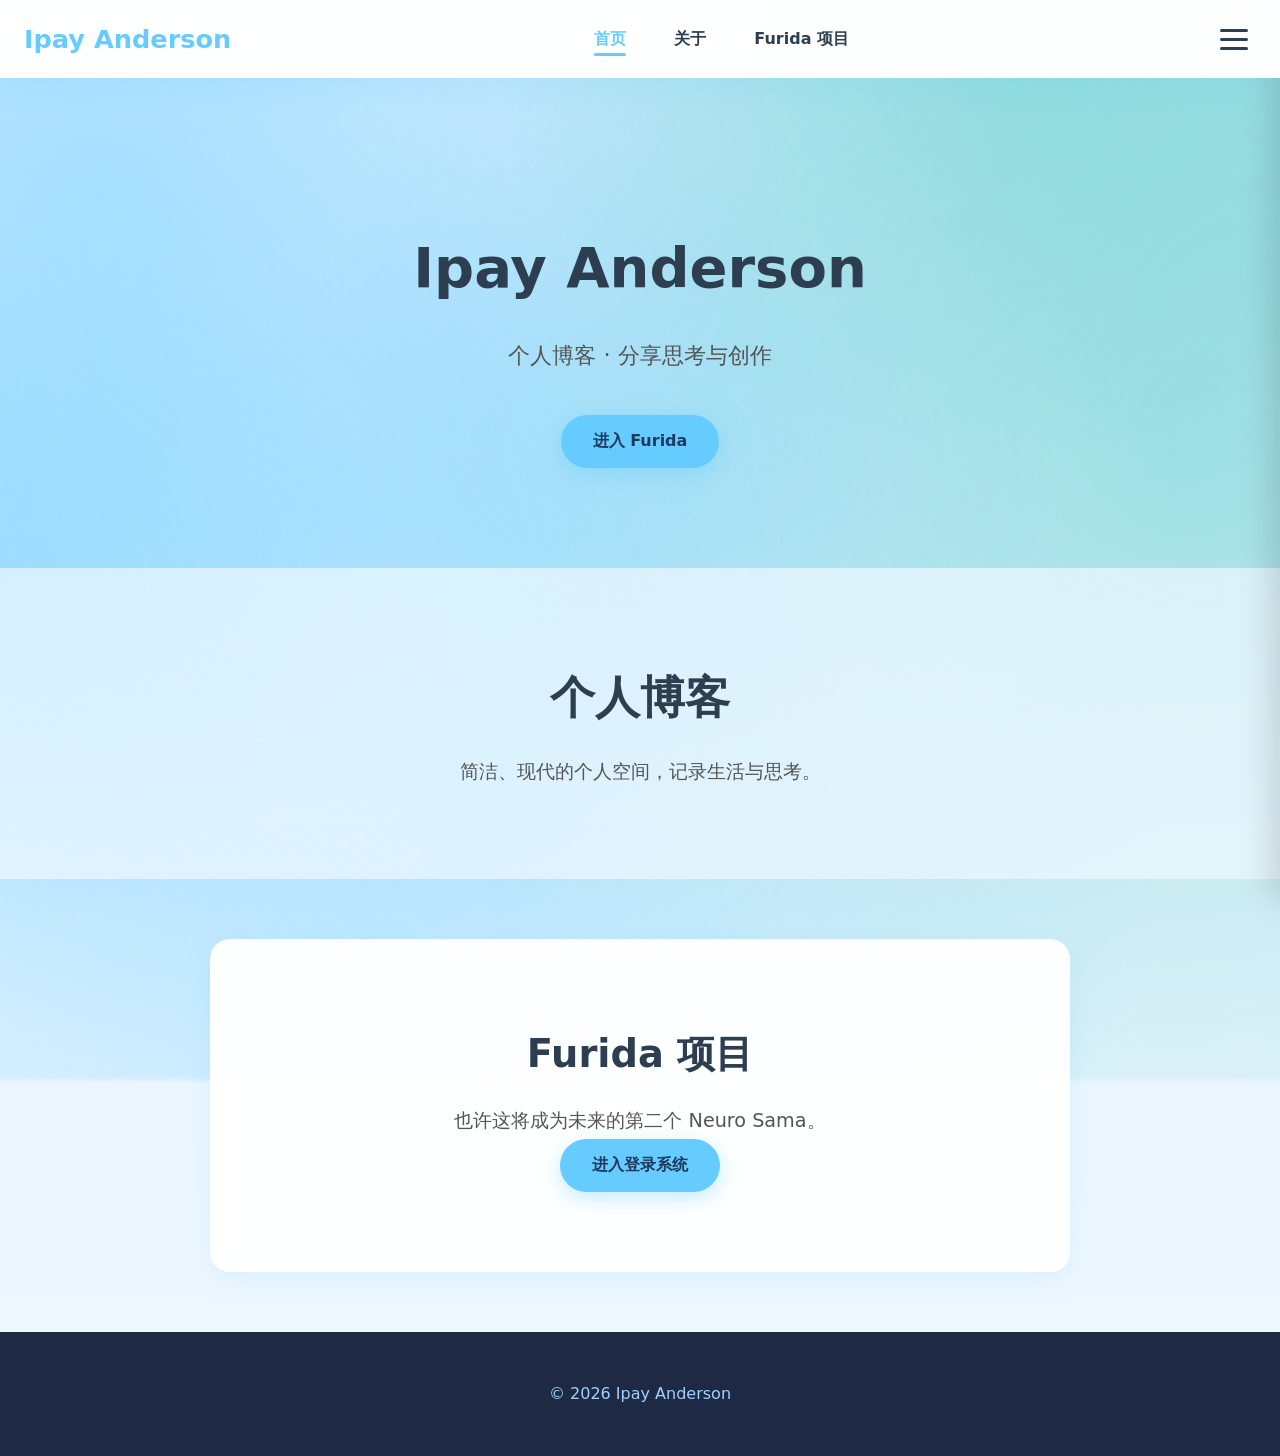
<file: index.html>
<!DOCTYPE html>
<html lang="zh-CN">
<head>
    <meta charset="UTF-8">
    <meta name="viewport" content="width=device-width, initial-scale=1.0, maximum-scale=1.0, user-scalable=no">
    <title>Ipay Anderson - 个人博客</title>
    <link rel="stylesheet" href="css/style.css">
</head>
<body>
    <!-- 语言抽屉菜单 -->
    <div id="langDrawer" class="lang-drawer">
        <div class="lang-drawer-content">
            <h3>选择语言</h3>
            <button class="lang-btn" onclick="switchLang('zh')" id="btn-zh">中文</button>
            <button class="lang-btn" onclick="switchLang('en')" id="btn-en">English</button>
            <button class="lang-btn" onclick="switchLang('ja')" id="btn-ja">日本語</button>

            <hr style="margin:20px 0; border:none; border-top:1px solid rgba(0,0,0,0.1);">

            <ul style="list-style:none; padding:0; margin:0; display:flex; flex-direction:column; gap:12px;">
                <li><a href="index.html" id="drawer-nav-home" style="text-decoration:none; color:var(--text-color); font-weight:600;">首页</a></li>
                <li><a href="about.html" id="drawer-nav-about" style="text-decoration:none; color:var(--text-color); font-weight:600;">关于</a></li>
                <li><a href="#furida-project" id="drawer-nav-furida" style="text-decoration:none; color:var(--text-color); font-weight:600;">Furida 项目</a></li>
            </ul>
        </div>
    </div>

    <!-- 导航栏 -->
    <nav class="navbar">
        <div class="container">
            <div class="logo">Ipay Anderson</div>
            <div class="nav-center">
                <ul class="nav-links">
                    <li><a href="index.html" class="active" id="nav-home">首页</a></li>
                    <li><a href="about.html" id="nav-about">关于</a></li>
                    <li><a href="#furida-project" id="nav-furida">Furida 项目</a></li>
                </ul>
            </div>
            <button class="lang-toggle" onclick="toggleLangDrawer()">
                <span class="hamburger"></span>
                <span class="hamburger"></span>
                <span class="hamburger"></span>
            </button>
        </div>
    </nav>

    <main>
        <!-- 英雄区 -->
        <section class="hero">
            <div class="container">
                <h1 id="hero-title">Ipay Anderson</h1>
                <p id="hero-desc">个人博客 · 分享思考与创作</p>
                <a href="login.html" class="btn btn-primary" id="hero-btn">进入 Furida</a>
            </div>
        </section>

        <!-- 博客介绍 -->
        <section class="recent-posts">
            <div class="container">
                <h2 id="blog-title">个人博客</h2>
                <p id="blog-desc">简洁、现代的个人空间，记录生活与思考。</p>
            </div>
        </section>
    </main>

    <!-- Furida 项目 -->
    <section id="furida-project" class="furida-section">
        <div class="container">
            <h2 id="furida-title">Furida 项目</h2>
            <p id="furida-text">也许这将成为未来的第二个 Neuro Sama。</p>
            <a href="login.html" class="btn btn-primary" id="furida-btn">进入登录系统</a>
        </div>
    </section>

    <!-- 页脚 -->
    <footer>
        <div class="container">
            <p>&copy; 2026 Ipay Anderson</p>
        </div>
    </footer>

    <script>
        // 多语言文本
        const translations = {
            zh: {
                navHome: "首页",
                navAbout: "关于",
                navFurida: "Furida 项目",
                heroTitle: "Ipay Anderson",
                heroDesc: "个人博客 · 分享思考与创作",
                heroBtnText: "进入 Furida",
                blogTitle: "个人博客",
                blogDesc: "简洁、现代的个人空间，记录生活与思考。",
                furidaTitle: "Furida 项目",
                furidaText: "也许这将成为未来的第二个 Neuro Sama。",
                furidaBtnText: "进入登录系统"
            },
            en: {
                navHome: "Home",
                navAbout: "About",
                navFurida: "Furida Project",
                heroTitle: "Ipay Anderson",
                heroDesc: "Personal Blog · Share Thoughts & Creations",
                heroBtnText: "Enter Furida",
                blogTitle: "Personal Blog",
                blogDesc: "A clean and modern personal space to record life and thoughts.",
                furidaTitle: "Furida Project",
                furidaText: "Maybe this will become the second Neuro Sama in the future.",
                furidaBtnText: "Enter Login System"
            },
            ja: {
                navHome: "ホーム",
                navAbout: "について",
                navFurida: "Furida プロジェクト",
                heroTitle: "Ipay Anderson",
                heroDesc: "個人ブログ · 思考と創作を共有",
                heroBtnText: "Furida を開始",
                blogTitle: "個人ブログ",
                blogDesc: "生活と思考を記録するシンプルでモダンな個人スペース。",
                furidaTitle: "Furida プロジェクト",
                furidaText: "将来、第二の Neuro Sama になるかもしれません。",
                furidaBtnText: "ログインシステムを開始"
            }
        };

        // 切换语言
        function switchLang(lang) {
            localStorage.setItem('lang', lang);
            const t = translations[lang];
            
            // 更新所有文本
            const elements = {
                'nav-home': t.navHome,
                'nav-about': t.navAbout,
                'nav-furida': t.navFurida,
                'drawer-nav-home': t.navHome,
                'drawer-nav-about': t.navAbout,
                'drawer-nav-furida': t.navFurida,
                'hero-title': t.heroTitle,
                'hero-desc': t.heroDesc,
                'hero-btn': t.heroBtnText,
                'blog-title': t.blogTitle,
                'blog-desc': t.blogDesc,
                'furida-title': t.furidaTitle,
                'furida-text': t.furidaText,
                'furida-btn': t.furidaBtnText
            };

            for (const [id, text] of Object.entries(elements)) {
                const el = document.getElementById(id);
                if (el) el.textContent = text;
            }
            
            // 更新语言按钮活跃状态
            document.querySelectorAll('.lang-btn').forEach(b => b.classList.remove('active'));
            document.getElementById('btn-' + lang).classList.add('active');
            
            // 关闭抽屉
            closeLangDrawer();
        }

        // 切换语言抽屉
        function toggleLangDrawer() {
            const drawer = document.getElementById('langDrawer');
            drawer.classList.toggle('open');
        }

        // 关闭语言抽屉
        function closeLangDrawer() {
            const drawer = document.getElementById('langDrawer');
            drawer.classList.remove('open');
        }

        // 点击外部关闭抽屉
        document.addEventListener('click', function(e) {
            const drawer = document.getElementById('langDrawer');
            const toggle = document.querySelector('.lang-toggle');
            if (drawer && !drawer.contains(e.target) && !toggle.contains(e.target)) {
                closeLangDrawer();
            }
        });

        // 初始化
        document.addEventListener('DOMContentLoaded', () => {
            // 默认中文
            const lang = localStorage.getItem('lang') || 'zh';
            switchLang(lang);

            // Furida 项目平滑滚动
            document.querySelectorAll('a[href="#furida-project"]').forEach(link => {
                link.addEventListener('click', function(e) {
                    e.preventDefault();
                    const section = document.getElementById('furida-project');
                    if (section) {
                        section.scrollIntoView({ behavior: 'smooth' });
                        closeLangDrawer();
                    }
                });
            });

            // 关闭抽屉当用户滚动时
            document.addEventListener('scroll', () => {
                closeLangDrawer();
            });
        });
    </script>
</body>
</html>
</file>
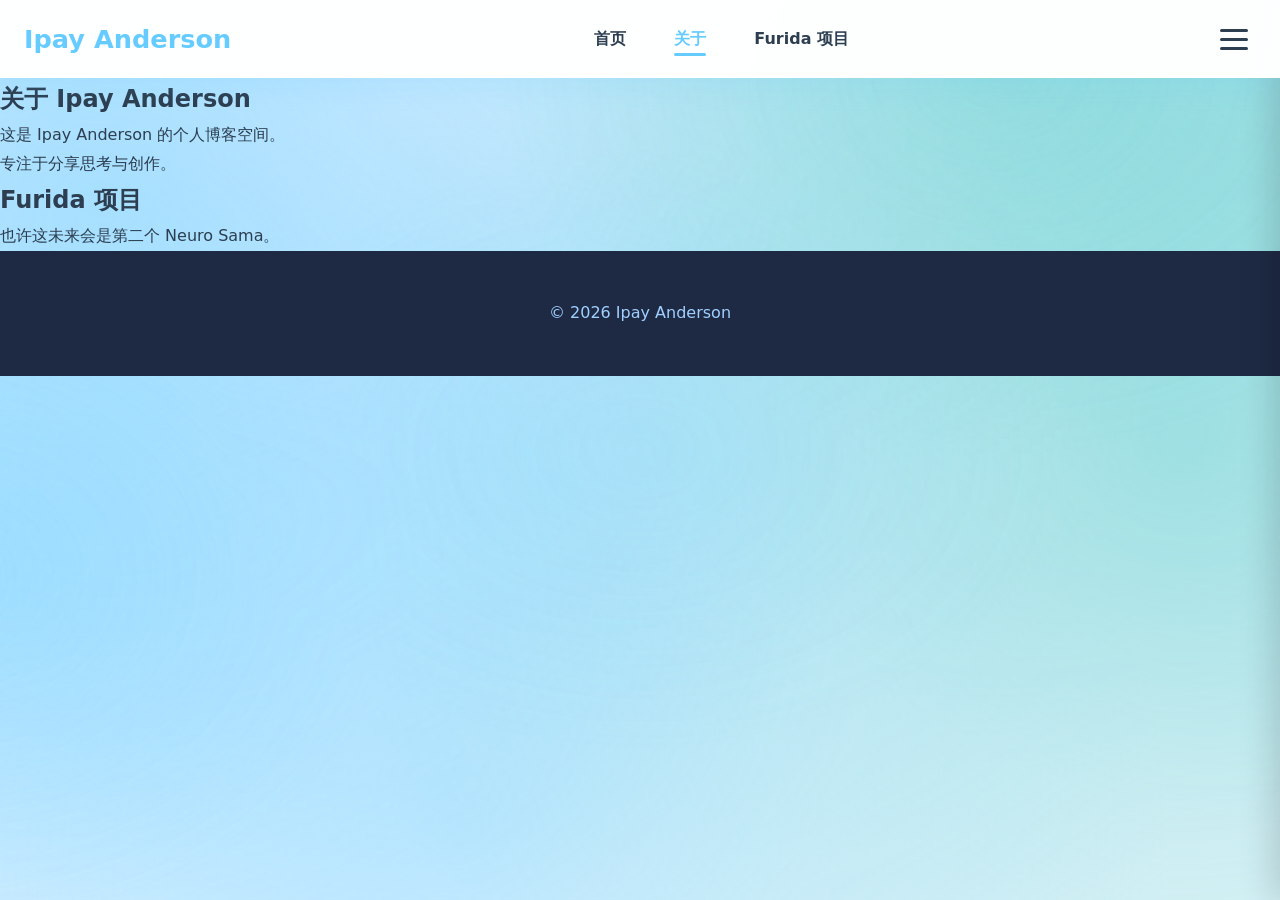
<file: about.html>
<!DOCTYPE html>
<html lang="zh-CN">
<head>
    <meta charset="UTF-8">
    <meta name="viewport" content="width=device-width, initial-scale=1.0, maximum-scale=1.0, user-scalable=no">
    <title>关于 - Ipay Anderson</title>
    <link rel="stylesheet" href="css/style.css">
</head>
<body>
    <!-- 语言抽屉菜单 -->
    <div id="langDrawer" class="lang-drawer">
        <div class="lang-drawer-content">
            <h3>选择语言</h3>
            <button class="lang-btn" onclick="switchLang('zh')" id="btn-zh">中文</button>
            <button class="lang-btn" onclick="switchLang('en')" id="btn-en">English</button>
            <button class="lang-btn" onclick="switchLang('ja')" id="btn-ja">日本語</button>
        </div>
    </div>

    <!-- 导航栏 -->
    <nav class="navbar">
        <div class="container">
            <div class="logo">Ipay Anderson</div>
            <div class="nav-center">
                <ul class="nav-links">
                    <li><a href="index.html" id="nav-home">首页</a></li>
                    <li><a href="about.html" class="active" id="nav-about">关于</a></li>
                    <li><a href="index.html#furida-project" id="nav-furida">Furida 项目</a></li>
                </ul>
            </div>
            <button class="lang-toggle" onclick="toggleLangDrawer()">
                <span class="hamburger"></span>
                <span class="hamburger"></span>
                <span class="hamburger"></span>
            </button>
        </div>
    </nav>

    <main>
        <!-- 关于页面内容 -->
        <section class="about-section">
            <div class="container">
                <h1 id="about-title">关于 Ipay Anderson</h1>
                <div class="about-content">
                    <p id="about-intro">这是 Ipay Anderson 的个人博客空间。</p>
                    <p id="about-focus">专注于分享思考与创作。有独立建造,管理网页前后端,VPS,agent使用,对人工智能有初步了解</p>
                    
                    <h2 id="project-intro">Furida 项目</h2>
                    <p id="project-desc">也许这未来会是第二个 Neuro Sama。</p>
                </div>
            </div>
        </section>
    </main>

    <!-- 页脚 -->
    <footer>
        <div class="container">
            <p>&copy; 2026 Ipay Anderson</p>
        </div>
    </footer>

    <script>
        // 多语言文本
        const translations = {
            zh: {
                navHome: "首页",
                navAbout: "关于",
                navFurida: "Furida 项目",
                aboutTitle: "关于 Ipay Anderson",
                aboutIntro: "这是 Ipay Anderson 的个人博客空间。",
                aboutFocus: "专注于分享思考与创作。",
                projectIntro: "Furida 项目",
                projectDesc: "也许这未来会是第二个 Neuro Sama。"
            },
            en: {
                navHome: "Home",
                navAbout: "About",
                navFurida: "Furida Project",
                aboutTitle: "About Ipay Anderson",
                aboutIntro: "This is Ipay Anderson's personal blog space.",
                aboutFocus: "Focus on sharing thoughts and creations.",
                projectIntro: "Furida Project",
                projectDesc: "Maybe this will be the second Neuro Sama in the future."
            },
            ja: {
                navHome: "ホーム",
                navAbout: "について",
                navFurida: "Furida プロジェクト",
                aboutTitle: "Ipay Anderson について",
                aboutIntro: "これは Ipay Anderson の個人ブログスペースです。",
                aboutFocus: "思考と創作の共有に焦点を当てています。",
                projectIntro: "Furida プロジェクト",
                projectDesc: "将来、これは第二の Neuro Sama になるかもしれません。"
            }
        };

        // 切换语言
        function switchLang(lang) {
            localStorage.setItem('lang', lang);
            const t = translations[lang];
            
            // 更新所有文本
            const elements = {
                'nav-home': t.navHome,
                'nav-about': t.navAbout,
                'nav-furida': t.navFurida,
                'about-title': t.aboutTitle,
                'about-intro': t.aboutIntro,
                'about-focus': t.aboutFocus,
                'project-intro': t.projectIntro,
                'project-desc': t.projectDesc
            };

            for (const [id, text] of Object.entries(elements)) {
                const el = document.getElementById(id);
                if (el) el.textContent = text;
            }
            
            // 更新语言按钮活跃状态
            document.querySelectorAll('.lang-btn').forEach(b => b.classList.remove('active'));
            document.getElementById('btn-' + lang).classList.add('active');
            
            // 关闭抽屉
            closeLangDrawer();
        }

        // 切换语言抽屉
        function toggleLangDrawer() {
            const drawer = document.getElementById('langDrawer');
            drawer.classList.toggle('open');
        }

        // 关闭语言抽屉
        function closeLangDrawer() {
            const drawer = document.getElementById('langDrawer');
            drawer.classList.remove('open');
        }

        // 点击外部关闭抽屉
        document.addEventListener('click', function(e) {
            const drawer = document.getElementById('langDrawer');
            const toggle = document.querySelector('.lang-toggle');
            if (drawer && !drawer.contains(e.target) && !toggle.contains(e.target)) {
                closeLangDrawer();
            }
        });

        // 初始化
        document.addEventListener('DOMContentLoaded', () => {
            // 默认中文
            const lang = localStorage.getItem('lang') || 'zh';
            switchLang(lang);

            // 关闭抽屉当用户滚动时
            document.addEventListener('scroll', () => {
                closeLangDrawer();
            });
        });
    </script>
</body>
</html>
</file>
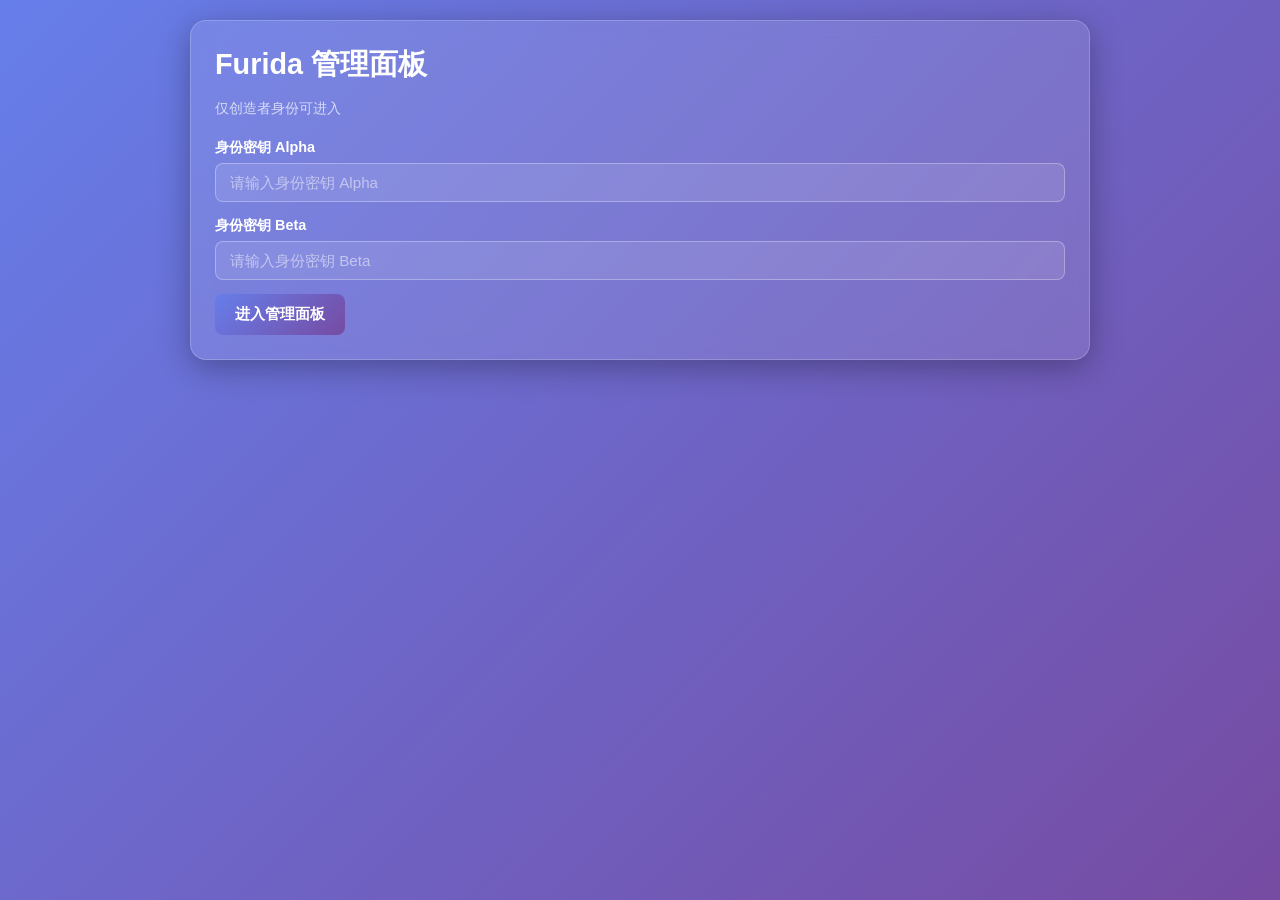
<file: admin.html>
<!DOCTYPE html>
<html lang="zh-CN">
<head>
<meta charset="UTF-8">
<meta name="viewport" content="width=device-width, initial-scale=1.0">
<title>Furida - 管理面板</title>
<style>
    * { box-sizing: border-box; }
    body {
        margin: 0;
        background: linear-gradient(135deg, #667eea 0%, #764ba2 100%);
        color: white;
        font-family: -apple-system, BlinkMacSystemFont, 'Segoe UI', sans-serif;
        min-height: 100vh;
        padding: 20px;
    }
    .wrap { max-width: 900px; margin: 0 auto; }
    .card {
        background: rgba(255,255,255,0.1);
        backdrop-filter: blur(10px);
        border: 1px solid rgba(255,255,255,0.2);
        border-radius: 16px;
        padding: 24px;
        margin-bottom: 20px;
        box-shadow: 0 8px 32px rgba(0,0,0,0.3);
    }
    h1 { font-size: 1.8rem; margin: 0 0 4px; }
    h2 { font-size: 1.1rem; margin: 0 0 16px; opacity: 0.9; }
    .subtitle { opacity: 0.7; font-size: 0.9rem; margin-bottom: 20px; }
    label { display: block; margin-bottom: 6px; font-weight: 600; font-size: 0.9rem; }
    input {
        width: 100%; padding: 10px 14px; margin-bottom: 14px;
        border-radius: 8px; border: 1px solid rgba(255,255,255,0.3);
        background: rgba(255,255,255,0.1); color: white; font-size: 0.95rem;
    }
    input::placeholder { color: rgba(255,255,255,0.5); }
    button {
        padding: 10px 20px; border: none; border-radius: 8px;
        background: linear-gradient(135deg, #667eea, #764ba2);
        color: white; font-weight: 600; cursor: pointer; font-size: 0.95rem;
    }
    button:disabled { opacity: 0.5; cursor: not-allowed; }
    button.danger { background: linear-gradient(135deg, #ef4444, #b91c1c); }
    table { width: 100%; border-collapse: collapse; font-size: 0.9rem; }
    th, td { text-align: left; padding: 8px 10px; border-bottom: 1px solid rgba(255,255,255,0.15); }
    th { opacity: 0.7; font-weight: 600; }
    .status { margin-top: 10px; padding: 10px; border-radius: 8px; display: none; font-size: 0.9rem; }
    .status.success { background: rgba(34,197,94,0.2); color: #86efac; display: block; }
    .status.error { background: rgba(239,68,68,0.2); color: #fca5a5; display: block; }
    #dashboard { display: none; }
    .log-entry { font-size: 0.85rem; opacity: 0.9; padding: 6px 0; border-bottom: 1px solid rgba(255,255,255,0.1); }
    .log-user { font-weight: 600; }
</style>
</head>
<body>
<div class="wrap">

    <div class="card" id="loginCard">
        <h1>Furida 管理面板</h1>
        <p class="subtitle">仅创造者身份可进入</p>
        <label>身份密钥 Alpha</label>
        <input type="password" id="adminKeyAlpha" placeholder="请输入身份密钥 Alpha">
        <label>身份密钥 Beta</label>
        <input type="password" id="adminKeyBeta" placeholder="请输入身份密钥 Beta">
        <button id="adminLoginBtn" onclick="adminLogin()">进入管理面板</button>
        <div class="status" id="loginStatus"></div>
    </div>

    <div id="dashboard">
        <div class="card">
            <h2>网站公告</h2>
            <p class="subtitle" style="margin-bottom:10px;">用户每次打开聊天页都会看到这条公告弹窗，留空则不弹窗</p>
            <textarea id="announcementText" rows="4" style="
                width:100%; padding:10px 14px; margin-bottom:14px;
                border-radius:8px; border:1px solid rgba(255,255,255,0.3);
                background:rgba(255,255,255,0.1); color:white; font-size:0.95rem;
                font-family:inherit; resize:vertical;
            " placeholder="写点公告/更新说明/警告..."></textarea>
            <button onclick="saveAnnouncement()">保存公告</button>
            <div class="status" id="announcementStatus"></div>
        </div>

        <div class="card">
            <h2>添加用户</h2>
            <label>用户名</label>
            <input type="text" id="newUsername" placeholder="给这个用户起个名字">
            <label>身份密钥 Alpha（发给该用户使用）</label>
            <input type="text" id="newKeyAlpha" placeholder="设定一个密钥">
            <label>身份密钥 Beta（发给该用户使用）</label>
            <input type="text" id="newKeyBeta" placeholder="设定一个密钥">
            <button onclick="addUser()">添加用户</button>
            <div class="status" id="addUserStatus"></div>
        </div>

        <div class="card">
            <h2>用户列表</h2>
            <table id="userTable">
                <thead><tr><th>用户名</th><th>角色</th><th>创建时间</th><th></th></tr></thead>
                <tbody></tbody>
            </table>
        </div>

        <div class="card">
            <h2>记忆与日志</h2>
            <button onclick="loadLogs()">刷新日志</button>
            <button class="danger" onclick="resetMemory()" style="margin-left:10px;">清空全部记忆</button>
            <div class="status" id="memoryStatus"></div>
            <div id="logsView" style="margin-top:16px; max-height:400px; overflow-y:auto;"></div>
        </div>
    </div>

</div>

<script>
const API_URLS = ['https://furida.de5.net', 'https://furida-ai.yixuanliu483.workers.dev'];
let token = localStorage.getItem('adminToken');

// 依次尝试每个后端地址，前一个网络请求失败（不是业务逻辑失败）才换下一个
async function apiFetch(path, options) {
    let lastError;
    for (const base of API_URLS) {
        try {
            return await fetch(base + path, options);
        } catch (error) {
            lastError = error;
        }
    }
    throw lastError;
}

function showStatus(id, message, type) {
    const el = document.getElementById(id);
    el.textContent = message;
    el.className = 'status ' + type;
}

async function adminLogin() {
    const identityKeyAlpha = document.getElementById('adminKeyAlpha').value.trim();
    const identityKeyBeta = document.getElementById('adminKeyBeta').value.trim();
    if (!identityKeyAlpha || !identityKeyBeta) {
        showStatus('loginStatus', '请输入两个身份密钥', 'error');
        return;
    }

    document.getElementById('adminLoginBtn').disabled = true;
    try {
        const res = await apiFetch('/auth/login', {
            method: 'POST',
            headers: { 'Content-Type': 'application/json' },
            body: JSON.stringify({ identityKeyAlpha, identityKeyBeta })
        });
        const data = await res.json();

        if (res.ok && data.success && data.role === 'creator') {
            token = data.token;
            localStorage.setItem('adminToken', token);
            document.getElementById('loginCard').style.display = 'none';
            document.getElementById('dashboard').style.display = 'block';
            loadUsers();
            loadLogs();
            loadAnnouncement();
        } else if (data.role && data.role !== 'creator') {
            showStatus('loginStatus', '此身份不是创造者，无权访问管理面板', 'error');
        } else {
            showStatus('loginStatus', data.message || '身份验证失败', 'error');
        }
    } catch (e) {
        showStatus('loginStatus', '连接错误，请稍后重试', 'error');
    }
    document.getElementById('adminLoginBtn').disabled = false;
}

async function loadAnnouncement() {
    const res = await apiFetch('/announcement', {
        headers: { 'Authorization': `Bearer ${token}` }
    });
    if (res.status === 401 || res.status === 403) return adminLogout();
    const data = await res.json();
    document.getElementById('announcementText').value = data.content || '';
}

async function saveAnnouncement() {
    const content = document.getElementById('announcementText').value;

    const res = await apiFetch('/admin/announcement', {
        method: 'POST',
        headers: { 'Content-Type': 'application/json', 'Authorization': `Bearer ${token}` },
        body: JSON.stringify({ content })
    });
    const data = await res.json();

    if (res.ok && data.success) {
        showStatus('announcementStatus', '✓ 公告已保存', 'success');
    } else {
        showStatus('announcementStatus', data.error || '保存失败', 'error');
    }
}

async function loadUsers() {
    const res = await apiFetch('/admin/users', {
        headers: { 'Authorization': `Bearer ${token}` }
    });
    if (res.status === 401 || res.status === 403) return adminLogout();
    const data = await res.json();
    const tbody = document.querySelector('#userTable tbody');
    tbody.innerHTML = (data.users || []).map(u =>
        `<tr>
            <td>${u.username}</td>
            <td>${u.role}</td>
            <td>${u.created_at}</td>
            <td>${u.role === 'creator' ? '' : `<button class="danger" style="padding:4px 10px;font-size:0.8rem;" onclick="deleteUser('${u.id}','${u.username}')">删除</button>`}</td>
        </tr>`
    ).join('');
}

async function deleteUser(id, username) {
    if (!confirm(`确定要删除用户「${username}」吗？此操作不可撤销。`)) return;

    const res = await apiFetch('/admin/delete-user', {
        method: 'POST',
        headers: { 'Content-Type': 'application/json', 'Authorization': `Bearer ${token}` },
        body: JSON.stringify({ id })
    });
    const data = await res.json();

    if (res.ok && data.success) {
        loadUsers();
    } else {
        alert(data.error || '删除失败');
    }
}

async function addUser() {
    const username = document.getElementById('newUsername').value.trim();
    const identityKeyAlpha = document.getElementById('newKeyAlpha').value.trim();
    const identityKeyBeta = document.getElementById('newKeyBeta').value.trim();

    if (!username || !identityKeyAlpha || !identityKeyBeta) {
        showStatus('addUserStatus', '请填写所有字段', 'error');
        return;
    }

    const res = await apiFetch('/admin/add-user', {
        method: 'POST',
        headers: { 'Content-Type': 'application/json', 'Authorization': `Bearer ${token}` },
        body: JSON.stringify({ username, identityKeyAlpha, identityKeyBeta })
    });
    const data = await res.json();

    if (res.ok && data.success) {
        showStatus('addUserStatus', `✓ 已添加用户 ${username}，请把这两个密钥发给对方`, 'success');
        document.getElementById('newUsername').value = '';
        document.getElementById('newKeyAlpha').value = '';
        document.getElementById('newKeyBeta').value = '';
        loadUsers();
    } else {
        showStatus('addUserStatus', data.error || '添加失败', 'error');
    }
}

async function resetMemory() {
    if (!confirm('确定要清空 Furida 的全部对话记录和长期记忆吗？此操作不可撤销。')) return;
    const res = await apiFetch('/admin/reset-memory', {
        method: 'POST',
        headers: { 'Authorization': `Bearer ${token}` }
    });
    const data = await res.json();
    if (res.ok && data.success) {
        showStatus('memoryStatus', '✓ 记忆已清空', 'success');
        loadLogs();
    } else {
        showStatus('memoryStatus', data.error || '操作失败', 'error');
    }
}

async function loadLogs() {
    const res = await apiFetch('/admin/logs', {
        headers: { 'Authorization': `Bearer ${token}` }
    });
    if (res.status === 401 || res.status === 403) return adminLogout();
    const data = await res.json();

    const view = document.getElementById('logsView');
    const messages = (data.messages || []).map(m =>
        `<div class="log-entry"><span class="log-user">[${m.username} - ${m.speaker}]</span> ${m.content} <span style="opacity:0.5">(${m.created_at})</span></div>`
    ).join('');
    const memories = (data.memories || []).map(m =>
        `<div class="log-entry">🧠 <span class="log-user">${m.username}</span>: ${m.fact}</div>`
    ).join('');

    view.innerHTML = `<h3 style="font-size:0.95rem;">长期记忆</h3>${memories || '（暂无）'}<h3 style="font-size:0.95rem;margin-top:16px;">最近对话</h3>${messages || '（暂无）'}`;
}

function adminLogout() {
    localStorage.removeItem('adminToken');
    token = null;
    document.getElementById('loginCard').style.display = 'block';
    document.getElementById('dashboard').style.display = 'none';
}

// 若已有 token，直接尝试进入
if (token) {
    document.getElementById('loginCard').style.display = 'none';
    document.getElementById('dashboard').style.display = 'block';
    loadUsers();
    loadLogs();
    loadAnnouncement();
}
</script>
</body>
</html>
</file>
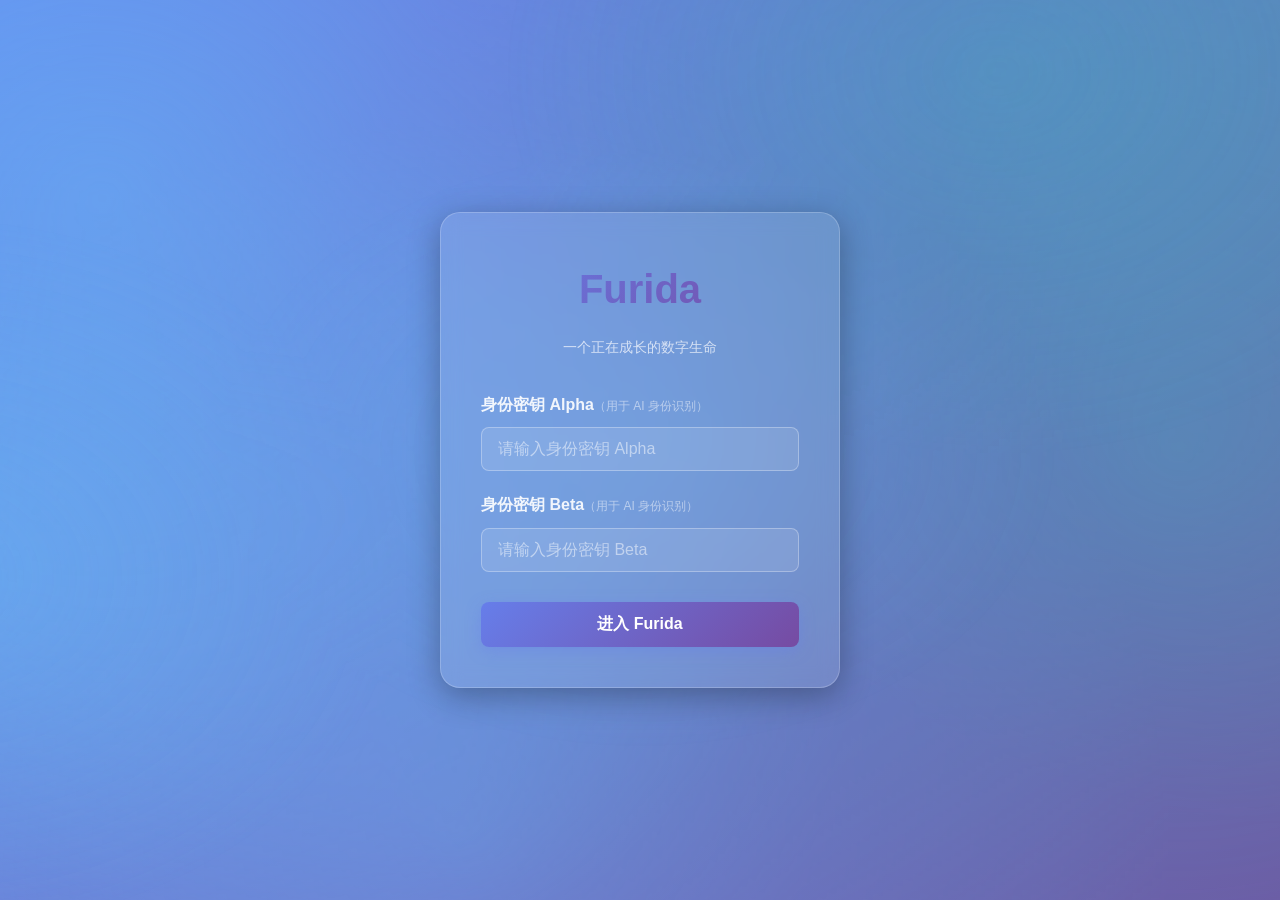
<file: chess-1.html>
<!DOCTYPE html>
<html lang="zh-CN">
<head>
    <meta charset="UTF-8">
    <meta name="viewport" content="width=device-width, initial-scale=1.0">
    <title>Furida - 下棋</title>
    <link rel="stylesheet" href="css/style.css">
    <style>
        .chess-wrap {
            max-width: 480px;
            margin: 20px auto;
            text-align: center;
        }
        #chessBoard {
            display: grid;
            grid-template-columns: repeat(8, 1fr);
            width: 100%;
            aspect-ratio: 1;
            border: 3px solid #3ba8e0;
            border-radius: 8px;
            overflow: hidden;
        }
        .chess-square {
            display: flex;
            align-items: center;
            justify-content: center;
            font-size: 7vw;
            max-font-size: 32px;
            cursor: pointer;
            user-select: none;
            aspect-ratio: 1;
            position: relative;
        }
        .chess-square.light { background: #f0f0f0; }
        .chess-square.dark { background: #66ccff; }
        .chess-square.selected { background: #ffd166 !important; }
        .chess-square.legal-move::after {
            content: '';
            position: absolute;
            width: 25%;
            height: 25%;
            border-radius: 50%;
            background: rgba(0,0,0,0.25);
        }
        .chess-square.legal-capture {
            box-shadow: inset 0 0 0 4px rgba(220,50,50,0.6);
        }
        #chessStatus {
            margin: 12px 0;
            font-weight: 600;
            color: #333;
        }
        #furidaComment {
            margin-top: 16px;
            padding: 12px 16px;
            background: #f5f5f5;
            border-radius: 12px;
            text-align: left;
            min-height: 20px;
            display: none;
        }
        #chessControls {
            margin-top: 16px;
            display: flex;
            gap: 10px;
            justify-content: center;
        }
        #chessControls button {
            padding: 8px 16px;
            border-radius: 8px;
            border: 1px solid #ccc;
            background: white;
            cursor: pointer;
        }
    </style>
</head>

<body>

<nav class="navbar">
    <div class="container">
        <div class="logo">Furida</div>
        <div class="nav-center">
            <ul class="nav-links">
                <li><a href="chat.html">Chat</a></li>
                <li><a href="index.html">Home</a></li>
            </ul>
        </div>
    </div>
</nav>

<main>
<section class="hero">
    <div class="chess-wrap">
        <h1>下棋吧</h1>
        <p id="chessStatus">轮到你走了（执白）</p>

        <div id="chessBoard"></div>

        <div id="jsErrorDisplay" style="display:none; background:#fee; color:#c00; padding:12px; border-radius:8px; margin-top:12px; text-align:left; font-family:monospace; font-size:0.85rem; white-space:pre-wrap;"></div>

        <div id="promotionPicker" style="
            display:none;
            position:fixed; inset:0;
            background:rgba(0,0,0,0.5);
            z-index:1000;
            align-items:center; justify-content:center;
        ">
            <div style="background:white; border-radius:16px; padding:20px; text-align:center;">
                <p style="margin-top:0; font-weight:600;">升变成什么棋子？</p>
                <div style="display:flex; gap:10px;">
                    <button onclick="choosePromotion('q')" style="font-size:2rem; padding:10px 14px; border-radius:8px; border:1px solid #ccc; background:white;">♛</button>
                    <button onclick="choosePromotion('r')" style="font-size:2rem; padding:10px 14px; border-radius:8px; border:1px solid #ccc; background:white;">♜</button>
                    <button onclick="choosePromotion('b')" style="font-size:2rem; padding:10px 14px; border-radius:8px; border:1px solid #ccc; background:white;">♝</button>
                    <button onclick="choosePromotion('n')" style="font-size:2rem; padding:10px 14px; border-radius:8px; border:1px solid #ccc; background:white;">♞</button>
                </div>
            </div>
        </div>

        <div id="furidaComment"></div>

        <div id="chessControls">
            <button onclick="restartGame()">重新开始</button>
            <button id="voiceToggleBtn" onclick="toggleVoice()">🔇 语音已关闭</button>
        </div>
    </div>
</section>
</main>

<script>
window.addEventListener('error', (e) => {
    const el = document.getElementById('jsErrorDisplay');
    if (el) {
        el.style.display = 'block';
        el.textContent = `JS错误: ${e.message}\n文件: ${e.filename}\n行号: ${e.lineno}:${e.colno}`;
    }
});
</script>
<script src="js/chess.js"></script>

</body>
</html>
</file>
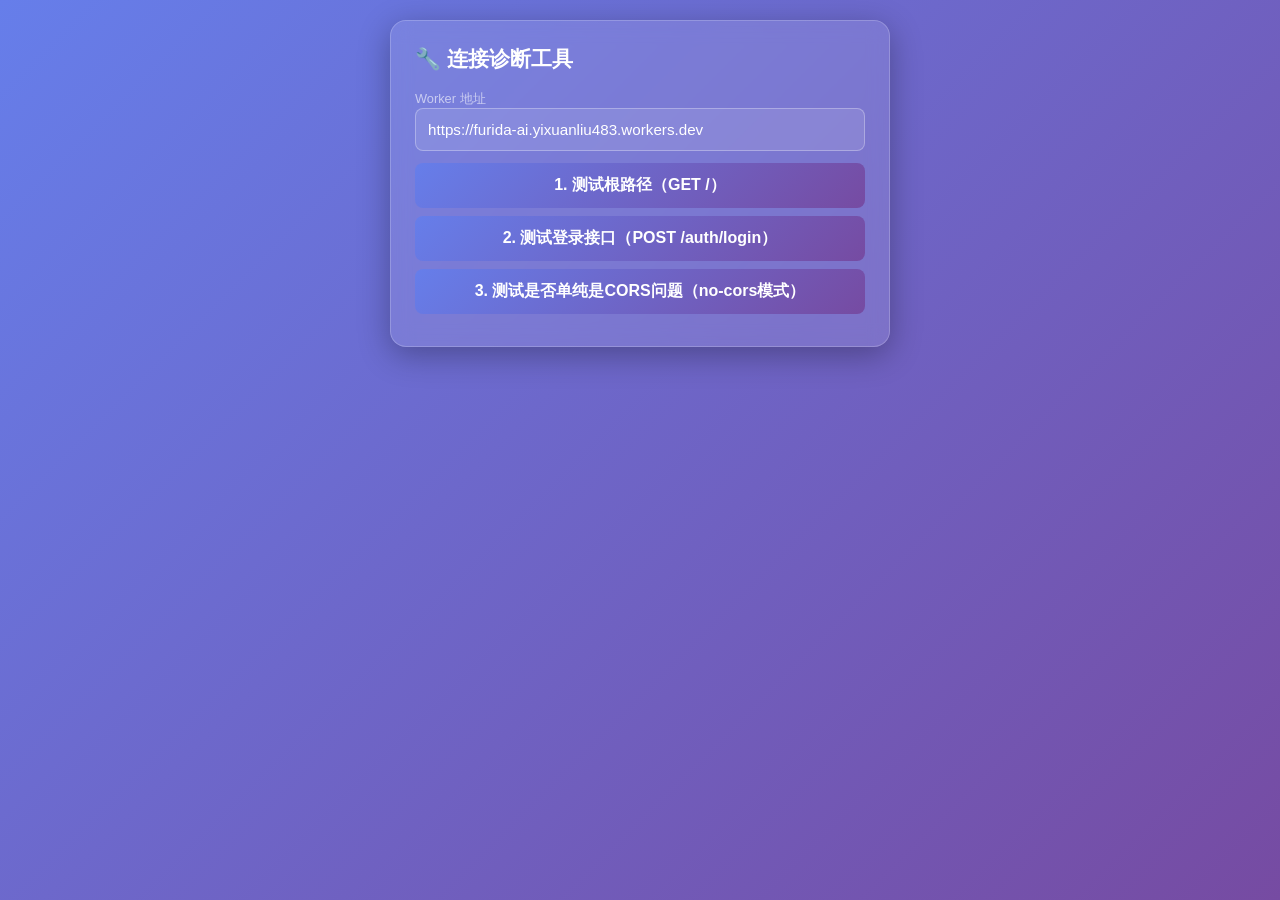
<file: debug-tool-2.html>
<!DOCTYPE html>
<html lang="zh-CN">
<head>
<meta charset="UTF-8">
<meta name="viewport" content="width=device-width, initial-scale=1.0">
<title>连接诊断工具</title>
<style>
    * { box-sizing: border-box; }
    body {
        margin: 0;
        background: linear-gradient(135deg, #667eea 0%, #764ba2 100%);
        color: white;
        font-family: -apple-system, BlinkMacSystemFont, 'Segoe UI', sans-serif;
        min-height: 100vh;
        padding: 20px;
    }
    .wrap { max-width: 500px; margin: 0 auto; }
    .card {
        background: rgba(255,255,255,0.1);
        backdrop-filter: blur(10px);
        border: 1px solid rgba(255,255,255,0.2);
        border-radius: 16px;
        padding: 24px;
        box-shadow: 0 8px 32px rgba(0,0,0,0.3);
    }
    h1 { font-size: 1.3rem; margin: 0 0 16px; }
    input {
        width: 100%; padding: 12px; margin-bottom: 12px;
        border-radius: 8px; border: 1px solid rgba(255,255,255,0.3);
        background: rgba(255,255,255,0.1); color: white; font-size: 0.95rem;
    }
    button {
        width: 100%; padding: 12px; border: none; border-radius: 8px;
        background: linear-gradient(135deg, #667eea, #764ba2);
        color: white; font-weight: 600; cursor: pointer; font-size: 1rem;
        margin-bottom: 8px;
    }
    .result {
        margin-top: 16px; padding: 14px; border-radius: 8px;
        background: rgba(0,0,0,0.3); font-family: monospace;
        font-size: 0.8rem; white-space: pre-wrap; word-break: break-all;
        display: none;
    }
    .result.show { display: block; }
    .label { font-size: 0.8rem; opacity: 0.6; margin-top: 10px; }
</style>
</head>
<body>
<div class="wrap">
    <div class="card">
        <h1>🔧 连接诊断工具</h1>
        <label class="label">Worker 地址</label>
        <input type="text" id="workerUrl" value="https://furida-ai.yixuanliu483.workers.dev">

        <button onclick="testRoot()">1. 测试根路径（GET /）</button>
        <button onclick="testLogin()">2. 测试登录接口（POST /auth/login）</button>
        <button onclick="testNoCors()">3. 测试是否单纯是CORS问题（no-cors模式）</button>

        <div class="result" id="result"></div>
    </div>
</div>

<script>
function show(text) {
    const el = document.getElementById('result');
    el.textContent = text;
    el.classList.add('show');
}

async function testRoot() {
    const base = document.getElementById('workerUrl').value.trim();
    show('请求中...');
    try {
        const res = await fetch(base + '/', { method: 'GET' });
        const text = await res.text();
        show(`状态码: ${res.status}\n\n返回内容:\n${text}`);
    } catch (err) {
        show(`【捕获到异常】\n类型: ${err.name}\n信息: ${err.message}\n\n这种错误通常意味着请求根本没有到达服务器（网络层拦截、CORS、地址错误等）`);
    }
}

async function testNoCors() {
    const base = document.getElementById('workerUrl').value.trim();
    show('请求中...');
    try {
        // no-cors 模式：不会返回可读内容，但只要能建立连接就不会报错
        // 如果这个成功了，但上面 1/2 失败，就能确认是 CORS 头的问题，不是网络问题
        const res = await fetch(base + '/', { method: 'GET', mode: 'no-cors' });
        show(`【no-cors 请求成功】\n type: ${res.type}\n\n这说明网络连接本身是通的，服务器也有响应——如果上面"测试1"依然报 Failed to fetch，就可以确认问题是 CORS 响应头配置，不是网络连通性问题。`);
    } catch (err) {
        show(`【no-cors 也失败了】\n类型: ${err.name}\n信息: ${err.message}\n\n这说明真的是网络层面连不上（DNS/连接被拦截/服务器没响应），不是 CORS 问题。`);
    }
}

async function testLogin() {
    const base = document.getElementById('workerUrl').value.trim();
    show('请求中...');
    try {
        const res = await fetch(base + '/auth/login', {
            method: 'POST',
            headers: { 'Content-Type': 'application/json' },
            body: JSON.stringify({ identityKeyAlpha: 'test', identityKeyBeta: 'test' })
        });
        const text = await res.text();
        show(`状态码: ${res.status}\n\n返回内容（原始文本）:\n${text}\n\n【说明】只要看到状态码和内容，就说明请求成功到达了 Worker，不管密钥对不对，这一步都不该报"连接错误"。`);
    } catch (err) {
        show(`【捕获到异常，这就是"连接错误"的真正原因】\n类型: ${err.name}\n信息: ${err.message}\n\n常见原因：\n- CORS 被浏览器拦截\n- Worker 地址拼写错误\n- Worker 部署失败或抛出未捕获异常\n- 网络问题`);
    }
}
</script>
</body>
</html>
</file>
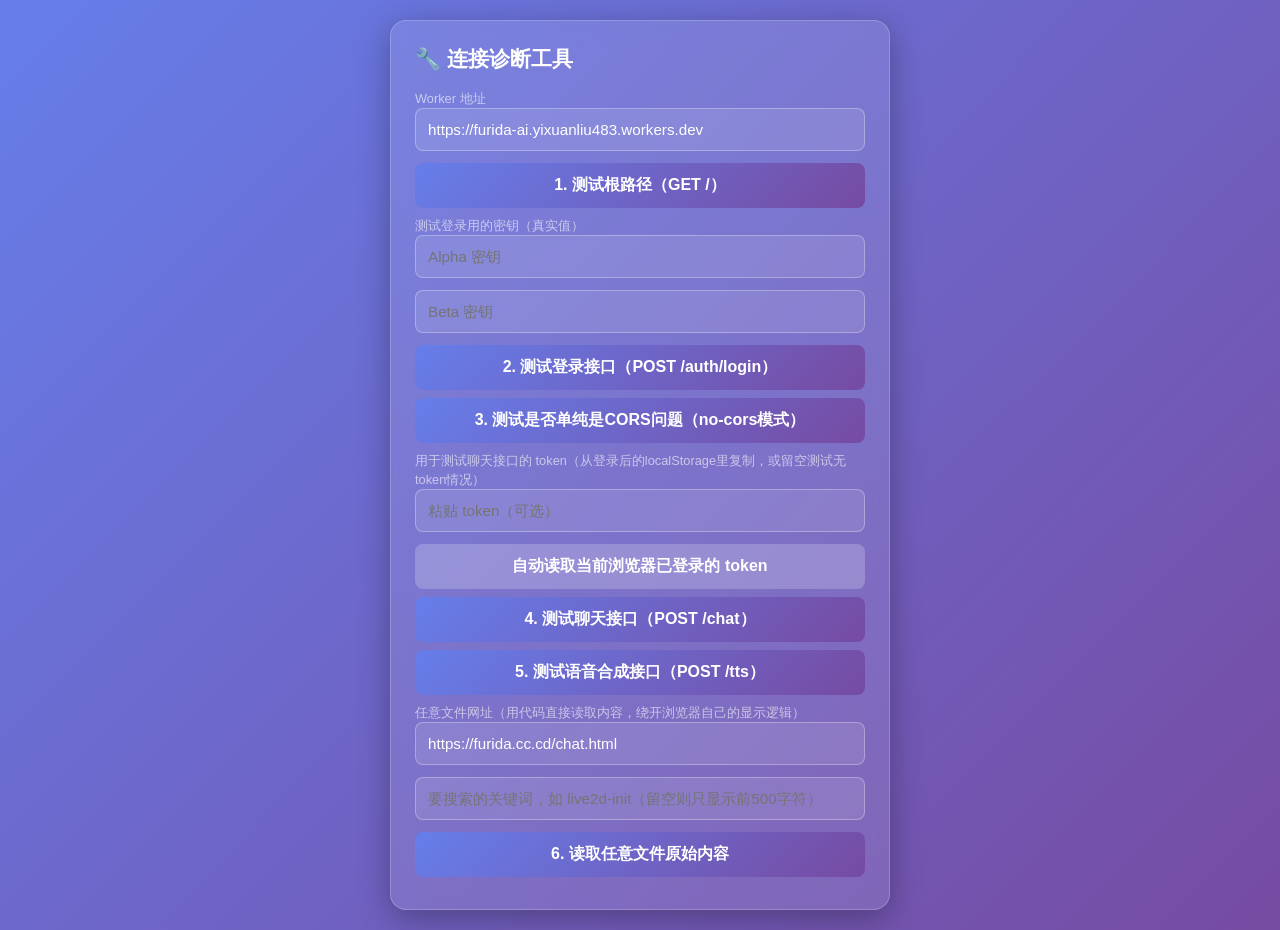
<file: debug-tool.html>
<!DOCTYPE html>
<html lang="zh-CN">
<head>
<meta charset="UTF-8">
<meta name="viewport" content="width=device-width, initial-scale=1.0">
<title>连接诊断工具</title>
<style>
    * { box-sizing: border-box; }
    body {
        margin: 0;
        background: linear-gradient(135deg, #667eea 0%, #764ba2 100%);
        color: white;
        font-family: -apple-system, BlinkMacSystemFont, 'Segoe UI', sans-serif;
        min-height: 100vh;
        padding: 20px;
    }
    .wrap { max-width: 500px; margin: 0 auto; }
    .card {
        background: rgba(255,255,255,0.1);
        backdrop-filter: blur(10px);
        border: 1px solid rgba(255,255,255,0.2);
        border-radius: 16px;
        padding: 24px;
        box-shadow: 0 8px 32px rgba(0,0,0,0.3);
    }
    h1 { font-size: 1.3rem; margin: 0 0 16px; }
    input {
        width: 100%; padding: 12px; margin-bottom: 12px;
        border-radius: 8px; border: 1px solid rgba(255,255,255,0.3);
        background: rgba(255,255,255,0.1); color: white; font-size: 0.95rem;
    }
    button {
        width: 100%; padding: 12px; border: none; border-radius: 8px;
        background: linear-gradient(135deg, #667eea, #764ba2);
        color: white; font-weight: 600; cursor: pointer; font-size: 1rem;
        margin-bottom: 8px;
    }
    .result {
        margin-top: 16px; padding: 14px; border-radius: 8px;
        background: rgba(0,0,0,0.3); font-family: monospace;
        font-size: 0.8rem; white-space: pre-wrap; word-break: break-all;
        display: none;
    }
    .result.show { display: block; }
    .label { font-size: 0.8rem; opacity: 0.6; margin-top: 10px; }
</style>
</head>
<body>
<div class="wrap">
    <div class="card">
        <h1>🔧 连接诊断工具</h1>
        <label class="label">Worker 地址</label>
        <input type="text" id="workerUrl" value="https://furida-ai.yixuanliu483.workers.dev">

        <button onclick="testRoot()">1. 测试根路径（GET /）</button>
        <label class="label" style="margin-top:16px;">测试登录用的密钥（真实值）</label>
        <input type="text" id="testAlpha" placeholder="Alpha 密钥">
        <input type="text" id="testBeta" placeholder="Beta 密钥">
        <button onclick="testLogin()">2. 测试登录接口（POST /auth/login）</button>
        <button onclick="testNoCors()">3. 测试是否单纯是CORS问题（no-cors模式）</button>
        <label class="label" style="margin-top:16px;">用于测试聊天接口的 token（从登录后的localStorage里复制，或留空测试无token情况）</label>
        <input type="text" id="testToken" placeholder="粘贴 token（可选）">
        <button onclick="autoFillToken()" style="background: rgba(255,255,255,0.2);">自动读取当前浏览器已登录的 token</button>
        <button onclick="testChat()">4. 测试聊天接口（POST /chat）</button>
        <button onclick="testTTS()">5. 测试语音合成接口（POST /tts）</button>
        <label class="label" style="margin-top:16px;">任意文件网址（用代码直接读取内容，绕开浏览器自己的显示逻辑）</label>
        <input type="text" id="anyFileUrl" placeholder="https://furida.cc.cd/js/live2d-init.js" value="https://furida.cc.cd/chat.html">
        <input type="text" id="anyFileKeyword" placeholder="要搜索的关键词，如 live2d-init（留空则只显示前500字符）">
        <button onclick="testAnyFile()">6. 读取任意文件原始内容</button>

        <div class="result" id="result"></div>
    </div>
</div>

<script>
function show(text) {
    const el = document.getElementById('result');
    el.textContent = text;
    el.classList.add('show');
}

async function testRoot() {
    const base = document.getElementById('workerUrl').value.trim();
    show('请求中...');
    try {
        const res = await fetch(base + '/', { method: 'GET' });
        const text = await res.text();
        show(`状态码: ${res.status}\n\n返回内容:\n${text}`);
    } catch (err) {
        show(`【捕获到异常】\n类型: ${err.name}\n信息: ${err.message}\n\n这种错误通常意味着请求根本没有到达服务器（网络层拦截、CORS、地址错误等）`);
    }
}

async function testNoCors() {
    const base = document.getElementById('workerUrl').value.trim();
    show('请求中...');
    try {
        // no-cors 模式：不会返回可读内容，但只要能建立连接就不会报错
        // 如果这个成功了，但上面 1/2 失败，就能确认是 CORS 头的问题，不是网络问题
        const res = await fetch(base + '/', { method: 'GET', mode: 'no-cors' });
        show(`【no-cors 请求成功】\n type: ${res.type}\n\n这说明网络连接本身是通的，服务器也有响应——如果上面"测试1"依然报 Failed to fetch，就可以确认问题是 CORS 响应头配置，不是网络连通性问题。`);
    } catch (err) {
        show(`【no-cors 也失败了】\n类型: ${err.name}\n信息: ${err.message}\n\n这说明真的是网络层面连不上（DNS/连接被拦截/服务器没响应），不是 CORS 问题。`);
    }
}

async function testLogin() {
    const base = document.getElementById('workerUrl').value.trim();
    const identityKeyAlpha = document.getElementById('testAlpha').value.trim();
    const identityKeyBeta = document.getElementById('testBeta').value.trim();
    show('请求中...');
    try {
        const res = await fetch(base + '/auth/login', {
            method: 'POST',
            headers: { 'Content-Type': 'application/json' },
            body: JSON.stringify({ identityKeyAlpha, identityKeyBeta })
        });
        const text = await res.text();
        show(`状态码: ${res.status}\n\n返回内容（原始文本）:\n${text}\n\n【说明】只要看到状态码和内容，就说明请求成功到达了 Worker，不管密钥对不对，这一步都不该报"连接错误"。`);
    } catch (err) {
        show(`【捕获到异常，这就是"连接错误"的真正原因】\n类型: ${err.name}\n信息: ${err.message}\n\n常见原因：\n- CORS 被浏览器拦截\n- Worker 地址拼写错误\n- Worker 部署失败或抛出未捕获异常\n- 网络问题`);
    }
}

function autoFillToken() {
    const token = localStorage.getItem('token');
    if (token) {
        document.getElementById('testToken').value = token;
        show(`已读取到 token（说明 debug-tool 和 chat.html 在同一个网站/同源，共享 localStorage）：\n${token}`);
    } else {
        show('当前浏览器 localStorage 里没有 token，说明这个页面跟你登录时用的页面不是同一个域名/同一个浏览器，请先在这个浏览器里正常登录一次 login.html 再回来点这个按钮。');
    }
}

async function testTTS() {
    const base = document.getElementById('workerUrl').value.trim();
    const token = document.getElementById('testToken').value.trim();
    show('请求中...');
    try {
        const res = await fetch(base + '/tts', {
            method: 'POST',
            headers: {
                'Content-Type': 'application/json',
                'Authorization': `Bearer ${token}`
            },
            body: JSON.stringify({ text: '你好，这是一条语音测试' })
        });
        const data = await res.json();

        if (!res.ok || !data.audio) {
            show(`状态码: ${res.status}\n\n后端返回内容:\n${JSON.stringify(data)}\n\n【说明】后端没有正确返回音频数据，问题出在 /tts 接口本身（比如 MiniMax API Key、voice_id 配错，或者 MiniMax 那边报错）。`);
            return;
        }

        show(`状态码: ${res.status}\n\n后端成功返回音频数据（长度: ${data.audio.length} 字符）\n\n正在尝试播放...`);

        const audio = new Audio(`data:audio/mp3;base64,${data.audio}`);
        audio.onplay = () => show(`状态码: ${res.status}\n\n后端成功返回音频数据（长度: ${data.audio.length} 字符）\n\n✅ 播放已开始！如果这次能听到声音，说明后端完全正常，之前问题在 chat.html 页面的调用逻辑上。`);
        audio.onerror = () => show(`【音频解码失败】\n后端确实返回了数据，但浏览器无法播放这段音频\n可能原因：MiniMax 返回的音频格式/编码有问题，或者 hex→base64 转换出错\n错误详情: ${audio.error ? audio.error.code : '未知'}`);

        try {
            await audio.play();
        } catch (playErr) {
            show(`【浏览器拒绝播放】\n类型: ${playErr.name}\n信息: ${playErr.message}\n\n这很可能是浏览器的"自动播放限制"——现代手机浏览器要求音频播放必须直接由用户点击触发，不能是异步请求完成后才播放。`);
        }
    } catch (err) {
        show(`【捕获到异常】\n类型: ${err.name}\n信息: ${err.message}`);
    }
}

async function testChat() {
    const base = document.getElementById('workerUrl').value.trim();
    const token = document.getElementById('testToken').value.trim();
    show('请求中...');
    const startTime = performance.now();
    try {
        const res = await fetch(base + '/chat', {
            method: 'POST',
            headers: {
                'Content-Type': 'application/json',
                'Authorization': `Bearer ${token}`
            },
            body: JSON.stringify({ message: '你好，这是一条测试消息' })
        });
        const elapsed = ((performance.now() - startTime) / 1000).toFixed(2);
        const text = await res.text();
        show(`耗时: ${elapsed} 秒\n\n状态码: ${res.status}\n\n返回内容（原始文本）:\n${text}`);
    } catch (err) {
        const elapsed = ((performance.now() - startTime) / 1000).toFixed(2);
        show(`耗时: ${elapsed} 秒（失败）\n\n【捕获到异常】\n类型: ${err.name}\n信息: ${err.message}`);
    }
}

async function testAnyFile() {
    const url = document.getElementById('anyFileUrl').value.trim();
    const keyword = document.getElementById('anyFileKeyword').value.trim();
    show('请求中...');
    try {
        const res = await fetch(url);
        const contentType = res.headers.get('content-type');
        const text = await res.text();

        let result = `状态码: ${res.status}\nContent-Type: ${contentType}\n文件长度: ${text.length} 字符\n\n`;

        if (keyword) {
            // 支持直接输入数字来按字符位置定位，比如输入 75844
            const asNumber = parseInt(keyword, 10);
            if (!isNaN(asNumber) && String(asNumber) === keyword) {
                const start = Math.max(0, asNumber - 300);
                const end = Math.min(text.length, asNumber + 300);
                result += `✓ 位置 ${asNumber} 附近的内容：\n...${text.substring(start, end)}...`;
            } else {
                const idx = text.indexOf(keyword);
                if (idx === -1) {
                    result += `❌ 没有找到关键词 "${keyword}"`;
                } else {
                    const start = Math.max(0, idx - 100);
                    const end = Math.min(text.length, idx + 300);
                    result += `✓ 找到关键词 "${keyword}"，位置附近的内容：\n...${text.substring(start, end)}...`;
                }
            }
        } else {
            result += `前500字符内容:\n${text.substring(0, 500)}`;
        }

        show(result);
    } catch (err) {
        show(`【捕获到异常】\n类型: ${err.name}\n信息: ${err.message}`);
    }
}
</script>
</body>
</html>
</file>
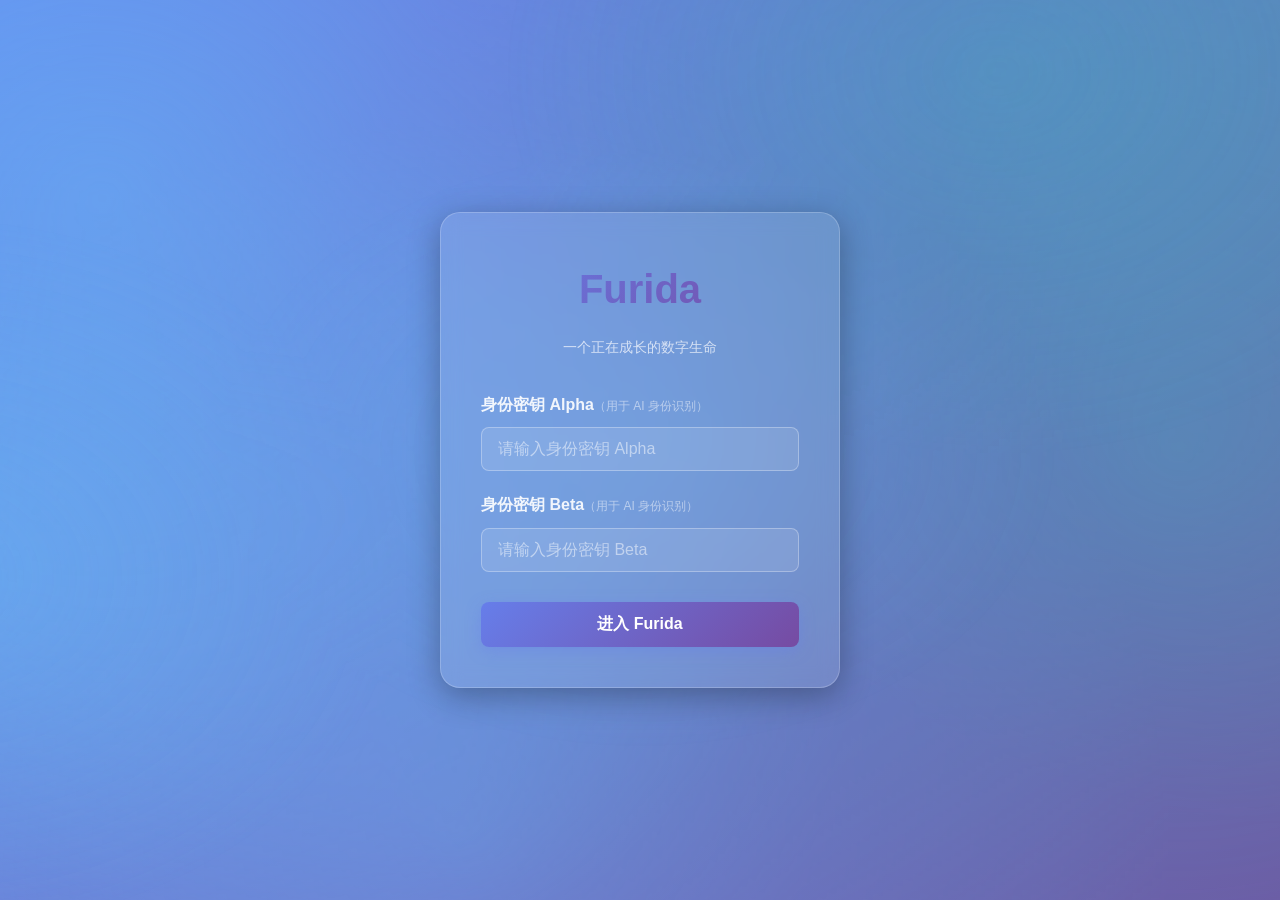
<file: login.html>
<!DOCTYPE html>
<html lang="zh-CN">
<head>
    <meta charset="UTF-8">
    <meta name="viewport" content="width=device-width, initial-scale=1.0">
    <title>Furida - 身份认证</title>

    <link rel="stylesheet" href="css/style.css">

    <style>
        body {
            margin: 0;
            background: linear-gradient(135deg, #667eea 0%, #764ba2 100%);
            color: white;
            font-family: -apple-system, BlinkMacSystemFont, 'Segoe UI', sans-serif;
            display: flex;
            justify-content: center;
            align-items: center;
            min-height: 100vh;
            padding: 20px;
        }

        .login-container {
            width: 100%;
            max-width: 400px;
            background: rgba(255, 255, 255, 0.1);
            backdrop-filter: blur(10px);
            padding: 40px;
            border-radius: 20px;
            box-shadow: 0 8px 32px rgba(0, 0, 0, 0.3);
            border: 1px solid rgba(255, 255, 255, 0.2);
        }

        .logo {
            text-align: center;
            margin-bottom: 10px;
        }

        .logo h1 {
            font-size: 2.5rem;
            margin: 0;
            background: linear-gradient(135deg, #667eea, #764ba2);
            -webkit-background-clip: text;
            -webkit-text-fill-color: transparent;
            background-clip: text;
        }

        .subtitle {
            text-align: center;
            color: rgba(255, 255, 255, 0.7);
            margin-bottom: 30px;
            font-size: 0.9rem;
        }

        .form-group {
            margin-bottom: 20px;
        }

        label {
            display: block;
            margin-bottom: 8px;
            font-weight: 600;
            color: rgba(255, 255, 255, 0.9);
        }

        .label-hint {
            font-size: 0.75rem;
            color: rgba(255, 255, 255, 0.5);
            font-weight: 400;
            margin-top: 2px;
        }

        input[type="password"],
        input[type="text"],
        input[type="email"] {
            width: 100%;
            padding: 12px 16px;
            border: 1px solid rgba(255, 255, 255, 0.3);
            border-radius: 8px;
            background: rgba(255, 255, 255, 0.1);
            color: white;
            font-size: 1rem;
            box-sizing: border-box;
            transition: all 0.3s;
        }

        input[type="password"]::placeholder,
        input[type="text"]::placeholder,
        input[type="email"]::placeholder {
            color: rgba(255, 255, 255, 0.5);
        }

        input[type="password"]:focus,
        input[type="text"]:focus,
        input[type="email"]:focus {
            outline: none;
            background: rgba(255, 255, 255, 0.2);
            border-color: rgba(255, 255, 255, 0.5);
        }

        .button-group {
            display: flex;
            gap: 10px;
            margin-top: 30px;
        }

        button {
            flex: 1;
            padding: 12px 24px;
            border: none;
            border-radius: 8px;
            font-weight: 600;
            cursor: pointer;
            transition: all 0.3s;
            font-size: 1rem;
        }

        .btn-login {
            background: linear-gradient(135deg, #667eea, #764ba2);
            color: white;
            box-shadow: 0 4px 15px rgba(102, 126, 234, 0.4);
        }

        .btn-login:hover {
            transform: translateY(-2px);
            box-shadow: 0 6px 20px rgba(102, 126, 234, 0.6);
        }

        .btn-login:disabled {
            opacity: 0.6;
            cursor: not-allowed;
            transform: none;
        }

        #status {
            margin-top: 20px;
            padding: 12px;
            border-radius: 8px;
            text-align: center;
            display: none;
            font-weight: 500;
        }

        #status.success {
            background: rgba(34, 197, 94, 0.2);
            color: #86efac;
            display: block;
        }

        #status.error {
            background: rgba(239, 68, 68, 0.2);
            color: #fca5a5;
            display: block;
        }

        #status.info {
            background: rgba(59, 130, 246, 0.2);
            color: #93c5fd;
            display: block;
        }

        .loading {
            display: inline-block;
            width: 12px;
            height: 12px;
            border: 2px solid rgba(255, 255, 255, 0.3);
            border-top-color: white;
            border-radius: 50%;
            animation: spin 0.6s linear infinite;
            margin-right: 8px;
        }

        @keyframes spin {
            to { transform: rotate(360deg); }
        }
    </style>

<link rel="manifest" href="/manifest.json">
<link rel="icon" href="/icon-192.png">
<link rel="apple-touch-icon" href="/icon-192.png">
<meta name="theme-color" content="#66ccff">
</head>

<body>

    <div class="login-container">
        <div class="logo">
            <h1>Furida</h1>
        </div>
        <p class="subtitle">一个正在成长的数字生命</p>

        <!-- 登录表单 -->
        <div id="loginForm">
            <div class="form-group">
                <label for="login-identity-key-1">身份密钥 Alpha<span class="label-hint">（用于 AI 身份识别）</span></label>
                <input type="password" id="login-identity-key-1" placeholder="请输入身份密钥 Alpha">
            </div>
            <div class="form-group">
                <label for="login-identity-key-2">身份密钥 Beta<span class="label-hint">（用于 AI 身份识别）</span></label>
                <input type="password" id="login-identity-key-2" placeholder="请输入身份密钥 Beta">
            </div>
            <div class="button-group">
                <button class="btn-login" id="loginBtn" onclick="handleLogin()">进入 Furida</button>
            </div>
        </div>

        <!-- 状态消息 -->
        <div id="status"></div>
    </div>

    <script src="js/login.js"></script>

</body>
</html>
</file>
<file: css/style.css>
:root {
    --primary-color: #66ccff;
    --secondary-color: #39c5bb;
    --text-color: #2c3e50;
    --light-text: #555;
    --bg-color: #f0f8ff;
    --shadow: 0 8px 25px rgba(102, 204, 255, 0.15);
}

* {
    margin: 0;
    padding: 0;
    box-sizing: border-box;
}

html {
    scroll-behavior: smooth;
}

body {
    font-family: system-ui, -apple-system, 'Microsoft YaHei', sans-serif;
    line-height: 1.8;
    color: var(--text-color);
    background: linear-gradient(180deg, #e0f0ff 0%, #f0f8ff 100%);
    min-height: 100vh;
    overflow-x: hidden;
    position: relative;
}

/* 超级动态背景 - 多层浮动动画 */
body::before {
    content: '';
    position: fixed;
    top: -20%;
    left: -20%;
    width: 140%;
    height: 140%;
    background: 
        radial-gradient(circle at 20% 30%, rgba(102, 204, 255, 0.4) 0%, transparent 50%),
        radial-gradient(circle at 80% 50%, rgba(57, 197, 187, 0.35) 0%, transparent 55%),
        radial-gradient(circle at 40% 80%, rgba(102, 204, 255, 0.3) 0%, transparent 48%),
        radial-gradient(circle at 90% 10%, rgba(57, 197, 187, 0.28) 0%, transparent 45%),
        radial-gradient(circle at 15% 60%, rgba(102, 204, 255, 0.25) 0%, transparent 50%);
    animation: bgFloat 45s ease-in-out infinite alternate, bgRotate 80s linear infinite;
    z-index: -2;
    pointer-events: none;
    filter: blur(2px);
}

body::after {
    content: '';
    position: fixed;
    top: -20%;
    left: -20%;
    width: 140%;
    height: 140%;
    background: 
        radial-gradient(ellipse 800px 600px at 10% 60%, rgba(102, 204, 255, 0.25) 0%, transparent 60%),
        radial-gradient(ellipse 900px 700px at 70% 20%, rgba(57, 197, 187, 0.22) 0%, transparent 55%),
        radial-gradient(ellipse 700px 500px at 50% 50%, rgba(102, 204, 255, 0.15) 0%, transparent 60%);
    animation: bgFloat2 55s ease-in-out infinite alternate reverse, bgShift 70s ease-in-out infinite;
    z-index: -2;
    pointer-events: none;
    filter: blur(3px);
}

@keyframes bgFloat {
    0% { 
        transform: scale(0.95) translate(0, 0) rotate(0deg); 
        opacity: 0.75; 
    }
    50% {
        transform: scale(1.05) translate(50px, 60px) rotate(5deg);
        opacity: 0.85;
    }
    100% { 
        transform: scale(1.2) translate(100px, 120px) rotate(15deg); 
        opacity: 0.95; 
    }
}

@keyframes bgFloat2 {
    0% { 
        transform: scale(1) translate(0, 0) rotate(0deg); 
        opacity: 0.7; 
    }
    50% {
        transform: scale(1.1) translate(-60px, -80px) rotate(-8deg);
        opacity: 0.8;
    }
    100% { 
        transform: scale(1.25) translate(-120px, -150px) rotate(-20deg); 
        opacity: 0.9; 
    }
}

@keyframes bgRotate {
    0% { transform: rotate(0deg); }
    100% { transform: rotate(360deg); }
}

@keyframes bgShift {
    0% { transform: translateX(0) translateY(0); }
    25% { transform: translateX(30px) translateY(-40px); }
    50% { transform: translateX(0) translateY(-80px); }
    75% { transform: translateX(-30px) translateY(-40px); }
    100% { transform: translateX(0) translateY(0); }
}

/* 语言抽屉 */
.lang-drawer {
    position: fixed;
    top: 0;
    right: -300px;
    width: 300px;
    height: 100vh;
    background: rgba(255, 255, 255, 0.98);
    backdrop-filter: blur(15px);
    box-shadow: -8px 0 32px rgba(0, 0, 0, 0.15);
    z-index: 999;
    transition: right 0.4s cubic-bezier(0.4, 0, 0.2, 1);
    padding-top: 0;
    overflow-y: auto;
}

.lang-drawer.open {
    right: 0;
}

.lang-drawer-content {
    padding: 2rem;
    margin-top: 1rem;
}

.lang-drawer-content h3 {
    margin-bottom: 2rem;
    color: var(--text-color);
    font-size: 1.2rem;
    font-weight: 700;
}

.lang-btn {
    display: block;
    width: 100%;
    padding: 12px 20px;
    margin-bottom: 1rem;
    background: var(--bg-color);
    color: var(--text-color);
    border: 2px solid var(--primary-color);
    border-radius: 8px;
    cursor: pointer;
    font-weight: 600;
    transition: all 0.3s cubic-bezier(0.4, 0, 0.2, 1);
    font-size: 1rem;
    font-family: inherit;
}

.lang-btn:hover {
    background: var(--primary-color);
    color: white;
    transform: translateX(8px);
    box-shadow: 0 4px 12px rgba(102, 204, 255, 0.3);
}

.lang-btn.active {
    background: var(--primary-color);
    color: white;
    box-shadow: 0 6px 20px rgba(102, 204, 255, 0.4);
    border-color: var(--secondary-color);
}

/* 导航栏 */
.navbar {
    background: rgba(255, 255, 255, 0.98);
    backdrop-filter: blur(12px);
    box-shadow: var(--shadow);
    position: sticky;
    top: 0;
    z-index: 1000;
    padding: 1rem 0;
}

.navbar .container {
    max-width: 1280px;
    margin: 0 auto;
    padding: 0 24px;
    display: flex;
    justify-content: space-between;
    align-items: center;
    position: relative;
}

.nav-toggle {
    display: none;
    background: none;
    border: none;
    font-size: 1.6rem;
    cursor: pointer;
    color: var(--text-color);
    padding: 4px 8px;
}

.logo {
    font-size: 1.6rem;
    font-weight: 700;
    color: var(--primary-color);
    white-space: nowrap;
}

.nav-center {
    flex: 1;
    display: flex;
    justify-content: center;
}

.nav-links {
    display: flex;
    list-style: none;
    gap: 3rem;
}

.nav-links a {
    text-decoration: none;
    color: var(--text-color);
    font-weight: 600;
    transition: all 0.3s cubic-bezier(0.4, 0, 0.2, 1);
    position: relative;
}

.nav-links a:hover,
.nav-links a.active {
    color: var(--primary-color);
}

.nav-links a.active::after {
    content: '';
    position: absolute;
    bottom: -8px;
    left: 0;
    width: 100%;
    height: 3px;
    background: var(--primary-color);
    border-radius: 2px;
}

/* 语言切换按钮（汉堡菜单） */
.lang-toggle {
    background: none;
    border: none;
    cursor: pointer;
    padding: 0.5rem;
    display: flex;
    flex-direction: column;
    gap: 6px;
    z-index: 1001;
    transition: all 0.3s;
}

.hamburger {
    width: 28px;
    height: 3px;
    background: var(--text-color);
    border-radius: 2px;
    transition: all 0.3s cubic-bezier(0.4, 0, 0.2, 1);
}

.lang-toggle:hover .hamburger {
    background: var(--primary-color);
}

/* 按钮统一样式 */
.btn {
    padding: 12px 32px;
    border-radius: 50px;
    font-weight: 600;
    text-decoration: none;
    display: inline-block;
    transition: all 0.3s cubic-bezier(0.4, 0, 0.2, 1);
    border: none;
    cursor: pointer;
    font-size: 1rem;
    font-family: inherit;
}

.btn-primary {
    background: var(--primary-color);
    color: #1e3a5f;
    box-shadow: 0 6px 20px rgba(102, 204, 255, 0.4);
}

.btn-primary:hover {
    background: var(--secondary-color);
    transform: translateY(-3px);
    box-shadow: 0 10px 30px rgba(57, 197, 187, 0.4);
}

.btn-secondary {
    background: #e0f0ff;
    color: #2c3e50;
    border: 2px solid var(--primary-color);
}

.btn-secondary:hover {
    background: var(--primary-color);
    color: white;
    transform: translateY(-2px);
}

/* 英雄区 */
.hero {
    padding: 140px 0 100px;
    text-align: center;
    position: relative;
    z-index: 1;
}

.hero .container {
    max-width: 1280px;
    margin: 0 auto;
    padding: 0 24px;
}

.hero h1 {
    font-size: 3.5rem;
    margin-bottom: 1rem;
    color: var(--text-color);
    animation: fadeInUp 0.8s ease-out;
    font-weight: 700;
}

.hero p {
    font-size: 1.4rem;
    max-width: 700px;
    margin: 0 auto 2.5rem;
    color: var(--light-text);
    animation: fadeInUp 0.8s ease-out 0.2s both;
}

.hero .btn {
    animation: fadeInUp 0.8s ease-out 0.4s both;
}

@keyframes fadeInUp {
    from {
        opacity: 0;
        transform: translateY(30px);
    }
    to {
        opacity: 1;
        transform: translateY(0);
    }
}

/* 博客介绍区 */
.recent-posts {
    padding: 90px 0;
    background: rgba(240, 248, 255, 0.7);
    text-align: center;
    position: relative;
    z-index: 1;
}

.recent-posts .container {
    max-width: 1280px;
    margin: 0 auto;
    padding: 0 24px;
}

.recent-posts h2 {
    font-size: 2.8rem;
    margin-bottom: 1rem;
    color: var(--text-color);
    font-weight: 700;
}

.recent-posts p {
    font-size: 1.2rem;
    color: var(--light-text);
    max-width: 600px;
    margin: 0 auto;
}

/* Furida 项目区 */
.furida-section {
    padding: 80px 40px;
    margin: 60px auto;
    max-width: 860px;
    background: rgba(255, 255, 255, 0.95);
    border-radius: 20px;
    box-shadow: var(--shadow);
    text-align: center;
    position: relative;
    z-index: 1;
    scroll-margin-top: 80px;
}

.furida-section .container {
    max-width: 100%;
    padding: 0;
}

.furida-section h2 {
    font-size: 2.4rem;
    margin-bottom: 1rem;
    color: var(--text-color);
    font-weight: 700;
}

.furida-section p {
    font-size: 1.2rem;
    color: var(--light-text);
}

/* 页脚 */
footer {
    background: #1e2a44;
    color: #a0d0ff;
    padding: 3rem 0;
    text-align: center;
    position: relative;
    z-index: 1;
}

footer .container {
    max-width: 1280px;
    margin: 0 auto;
    padding: 0 24px;
}

/* 聊天气泡样式 */
.message {
    display: flex;
    gap: 12px;
    margin-bottom: 20px;
    align-items: flex-start;
}

.message.user {
    flex-direction: row-reverse;
}

.message-avatar {
    width: 36px;
    height: 36px;
    border-radius: 50%;
    background: var(--primary-color);
    color: white;
    display: flex;
    align-items: center;
    justify-content: center;
    font-weight: 700;
    flex-shrink: 0;
}

.message.user .message-avatar {
    background: var(--secondary-color);
}

.message-content {
    background: white;
    padding: 12px 16px;
    border-radius: 16px;
    border-top-left-radius: 4px;
    max-width: 75%;
    white-space: pre-wrap;
    box-shadow: 0 2px 8px rgba(102, 204, 255, 0.15);
    text-align: left;
    line-height: 1.6;
}

.message.user .message-content {
    background: var(--primary-color);
    color: #1e3a5f;
    border-radius: 16px;
    border-top-right-radius: 4px;
}

.message-time {
    font-size: 0.75rem;
    color: var(--light-text);
    margin-top: 4px;
    opacity: 0.7;
}

.thinking {
    display: inline-flex;
    gap: 4px;
    padding: 4px 0;
}

.thinking span {
    width: 8px;
    height: 8px;
    border-radius: 50%;
    background: var(--primary-color);
    animation: thinkingBounce 1.2s infinite ease-in-out;
}

.thinking span:nth-child(2) { animation-delay: 0.2s; }
.thinking span:nth-child(3) { animation-delay: 0.4s; }

@keyframes thinkingBounce {
    0%, 60%, 100% { transform: translateY(0); opacity: 0.5; }
    30% { transform: translateY(-8px); opacity: 1; }
}

/* 响应式设计 */
@media (max-width: 768px) {
    .nav-toggle {
        display: block;
    }

    .nav-center {
        display: none;
        position: absolute;
        top: 100%;
        left: 0;
        right: 0;
        background: rgba(255, 255, 255, 0.98);
        box-shadow: var(--shadow);
        padding: 16px 24px;
        z-index: 999;
    }

    .nav-center.open {
        display: flex;
    }

    .nav-links {
        flex-direction: column;
        gap: 1rem;
        width: 100%;
        font-size: 0.95rem;
    }

    .hero {
        padding: 100px 0 70px;
    }

    .hero h1 {
        font-size: 2.4rem;
    }

    .hero p {
        font-size: 1.1rem;
    }

    .recent-posts {
        padding: 60px 20px;
    }

    .recent-posts h2 {
        font-size: 2rem;
    }

    .furida-section {
        padding: 60px 20px;
        margin: 40px 20px;
    }

    .furida-section h2 {
        font-size: 1.8rem;
    }

    .lang-drawer {
        width: 250px;
        right: -250px;
    }

    .btn {
        padding: 10px 24px;
        font-size: 0.95rem;
    }
}

@media (max-width: 480px) {
    .logo {
        font-size: 1.3rem;
    }

    .hero h1 {
        font-size: 2rem;
    }

    .hero p {
        font-size: 1rem;
        margin: 0 auto 1.5rem;
    }

    .btn {
        padding: 10px 20px;
        font-size: 0.9rem;
    }

    .recent-posts h2 {
        font-size: 1.6rem;
    }

    .furida-section {
        padding: 40px 15px;
        margin: 30px 15px;
    }

    .furida-section h2 {
        font-size: 1.5rem;
    }

    .lang-drawer-content {
        padding: 1.5rem;
    }

    .lang-btn {
        padding: 10px 16px;
        font-size: 0.95rem;
    }
}
</file>
